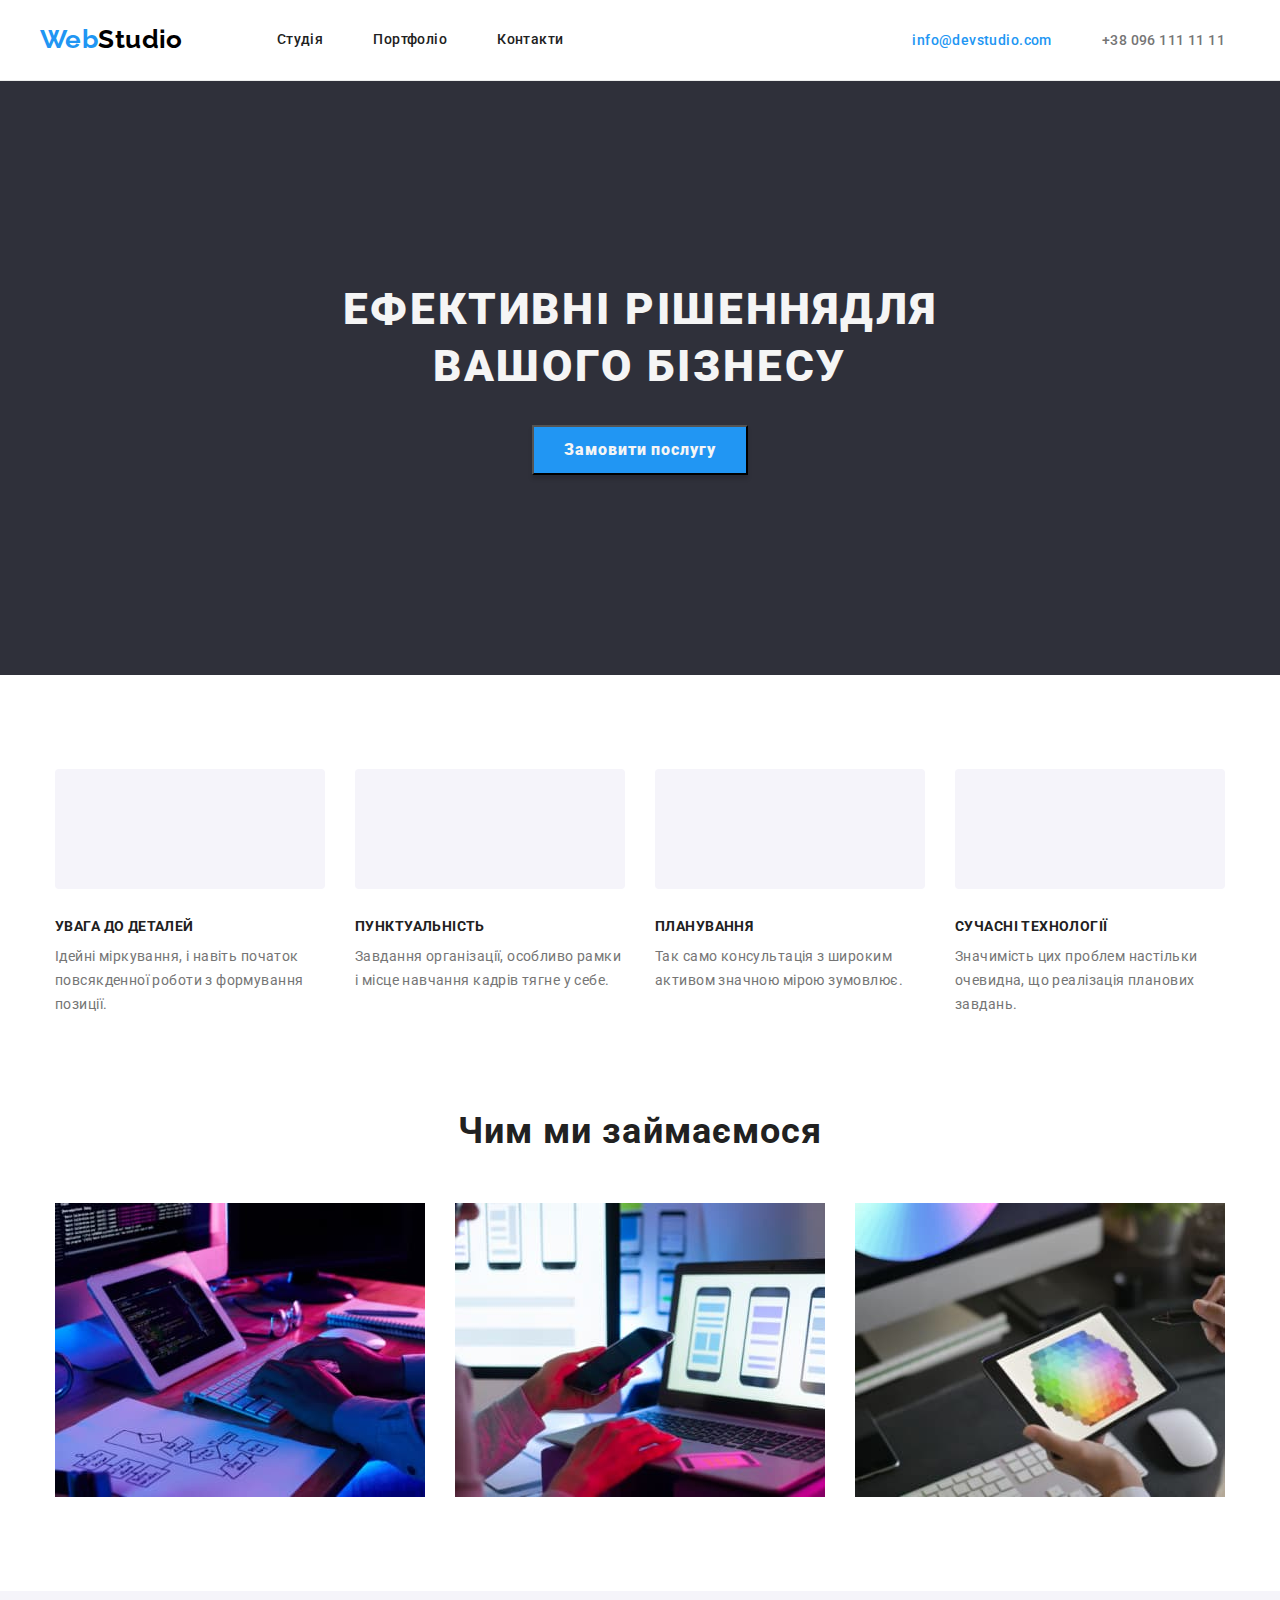
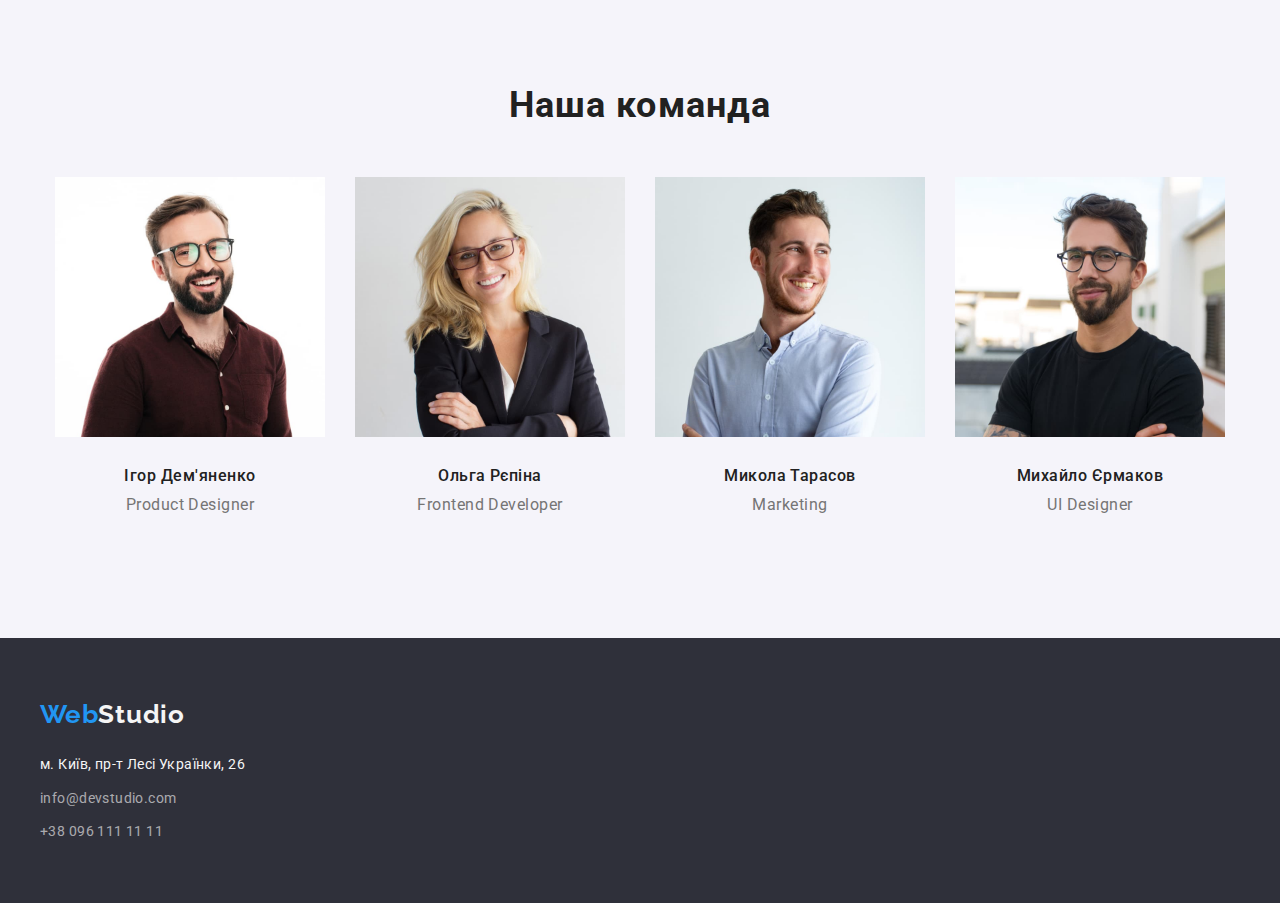
<file: index.html>
<!DOCTYPE html>
<html lang="uk">
  <head>
    <meta charset="UTF-8" />
    <meta http-equiv="X-UA-Compatible" content="IE=edge" />
    <meta name="viewport" content="width=, initial-scale=1.0" />
    <title>Document</title>
    <link
      rel="stylesheet"
      href="https://cdnjs.cloudflare.com/ajax/libs/modern-normalize/1.1.0/modern-normalize.min.css"
    />
    <link rel="stylesheet" href="./css/styles.css" />
    <link rel="preconnect" href="https://fonts.googleapis.com" />
    <link rel="preconnect" href="https://fonts.gstatic.com" crossorigin />
    <link
      href="https://fonts.googleapis.com/css2?family=Raleway:wght@700&family=Roboto:wght@400;500;700;900&display=swap"
      rel="stylesheet"
    />
  </head>
  <body>
    <div class="container">
      <header>
        <div class="container-header">
          <div class="container-nav">
            <a class="logo" href="./index.html"
              ><span class="logo-text">Web</span>Studio</a
            >
            <nav>
              <ul class="site-nav list">
                <li>
                  <a class="nav-link" href="./index.html">Студія</a>
                </li>
                <li>
                  <a class="nav-link" href="./portfolio.html">Портфоліо</a>
                </li>
                <li><a class="nav-link" href="#">Контакти</a></li>
              </ul>
            </nav>
          </div>

          <div class="container-contact">
            <ul class="container-list list">
              <li>
                <a class="address-mail" href="mailto:info@devstudio.com"
                  >info@devstudio.com</a
                >
              </li>
              <li>
                <a class="address-header" href="tel:+380961111111"
                  >+38 096 111 11 11</a
                >
              </li>
            </ul>
          </div>
        </div>
      </header>
    </div>

    <main>
      <section class="hero-section">
        <div class="hero-container">
          <div class="container">
            <h1 class="hero-title">Ефективні рішеннядля вашого бізнесу</h1>
            <button class="button-hero" type="button">Замовити послугу</button>
          </div>
        </div>
      </section>

      <section class="section-text">
        <div class="container-title">
          <ul class="title-list list">
            <li>
              <div class="block">
                <a href="#">
                  <svd width="70" height="70"
                    ><use href="/icon-text.svg#icon-antenna"></use></svd
                ></a>
              </div>
              <h3 class="title">УВАГА ДО ДЕТАЛЕЙ</h3>
              <p class="tagline">
                Ідейні міркування, і навіть початок повсякденної роботи з
                формування позиції.
              </p>
            </li>
            <li>
              <div class="block">
                <a href="#">
                  <svd width="70" height="70"
                    ><use href="/icon-text.svg#icon-antenna"></use></svd
                ></a>
              </div>
              <h3 class="title">ПУНКТУАЛЬНІСТЬ</h3>
              <p class="tagline">
                Завдання організації, особливо рамки і місце навчання кадрів
                тягне у себе.
              </p>
            </li>
            <li>
              <div class="block">
                <a href="#">
                  <svd width="70" height="70"
                    ><use href="/icon-text.svg#icon-Comp"></use></svd
                ></a>
              </div>
              <h3 class="title">ПЛАНУВАННЯ</h3>
              <p class="tagline">
                Так само консультація з широким активом значною мірою зумовлює.
              </p>
            </li>
            <li>
              <div class="block">
                <a href="#">
                  <svd width="70" height="70"
                    ><use href="/icon-text.svg#icon-antenna"></use></svd
                ></a>
              </div>
              <h3 class="title">СУЧАСНІ ТЕХНОЛОГІЇ</h3>
              <p class="tagline">
                Значимість цих проблем настільки очевидна, що реалізація
                планових завдань.
              </p>
            </li>
          </ul>
        </div>
      </section>

      <section class="section-work">
        <div class="section-container">
          <h2 class="section-title">Чим ми займаємося</h2>
          <ul class="imeg-list list">
            <li>
              <img src="./images/img1.jpg" alt="клавіатура" width="370" />
            </li>
            <li><img src="./images/img2.jpg" alt="ноутбук" width="370" /></li>
            <li>
              <img src="./images/img33.jpg" alt="малюнок" width="370" />
            </li>
          </ul>
        </div>
      </section>

      <section class="team">
        <div class="team-container">
          <h2 class="section-title">Наша команда</h2>
          <ul class="team-list list">
            <li>
              <img
                src="./images/img.jpg"
                alt="Хлопець в окулярах"
                width="270"
              />
              <div class="imeg-text">
                <h3 class="team-title">Ігор Дем'яненко</h3>
                <p class="team-text">Product Designer</p>
              </div>
            </li>
            <li>
              <img
                src="./images/img21.jpg"
                alt="Дівчина в окулярах"
                width="270"
              />
              <div class="imeg-text">
                <h3 class="team-title">Ольга Рєпіна</h3>
                <p class="team-text">Frontend Developer</p>
              </div>
            </li>
            <li>
              <img
                src="./images/img3.jpg"
                alt="Хлопець посміхається"
                width="270"
              />
              <div class="imeg-text">
                <h3 class="team-title">Микола Тарасов</h3>
                <p class="team-text">Marketing</p>
              </div>
            </li>
            <li>
              <img
                src="./images/img4.jpg"
                alt="Хлопець з бородою"
                width="270"
              />
              <div class="imeg-text">
                <h3 class="team-title">Михайло Єрмаков</h3>
                <p class="team-text">UI Designer</p>
              </div>
            </li>
          </ul>
        </div>
      </section>
    </main>

    <footer class="page-footer">
      <div class="footer-container">
        <a class="logo" href="/"
          ><span class="logo-text">Web</span
          ><span class="footer-text">Studio</span></a
        >
        <address>
          <p class="text">м. Київ, пр-т Лесі Українки, 26</p>
          <a class="address" href="mailto:info@devstudio.com"
            >info@devstudio.com</a
          >
          <a class="phone" href="tel:+380961111111">+38 096 111 11 11</a>
        </address>
      </div>
    </footer>
  </body>
</html>
</file>
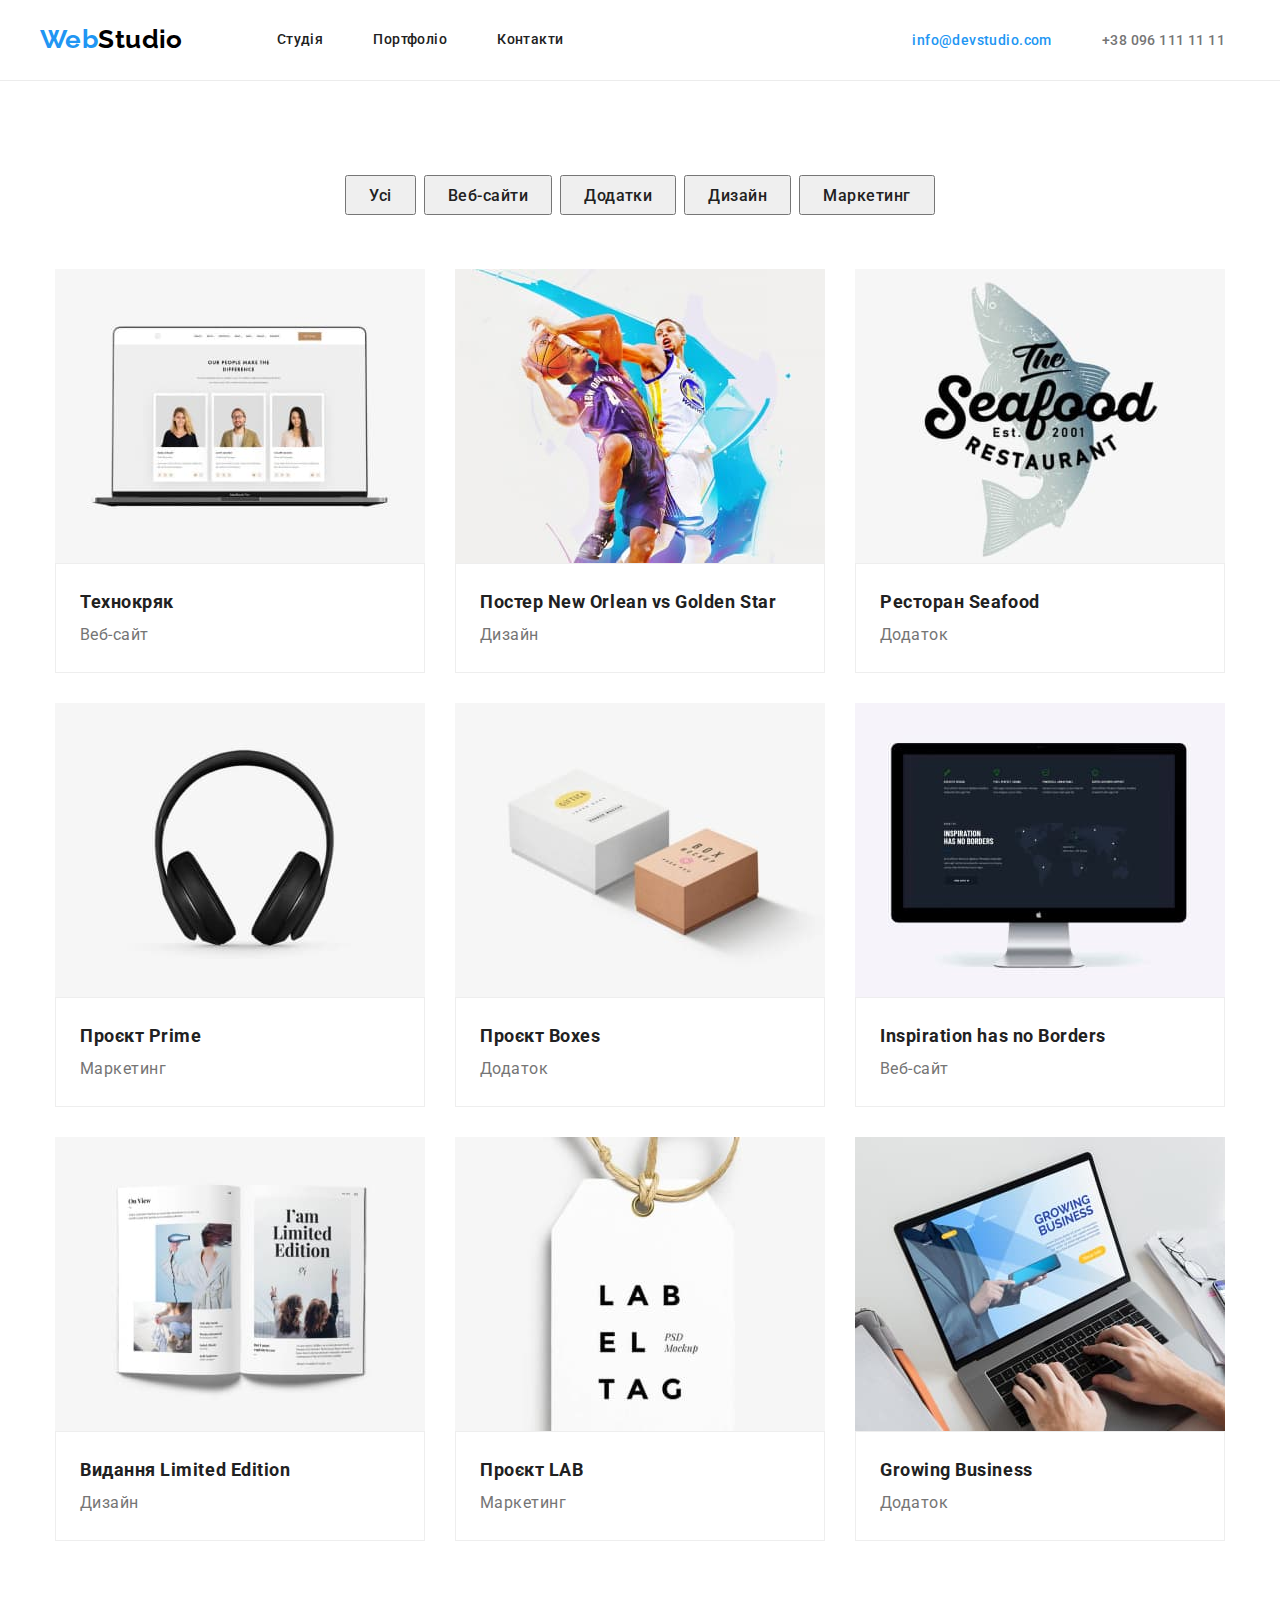
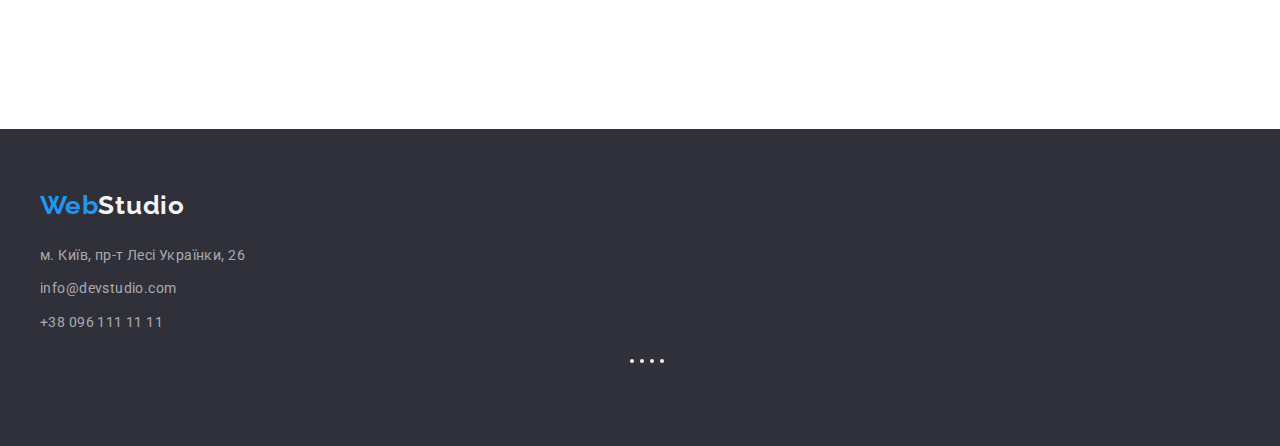
<file: portfolio.html>
<!DOCTYPE html>
<html lang="uk">
  <head>
    <meta charset="UTF-8" />
    <meta http-equiv="X-UA-Compatible" content="IE=edge" />
    <meta name="viewport" content="width=, initial-scale=1.0" />
    <title>Document</title>
    <link
      rel="stylesheet"
      href="https://cdnjs.cloudflare.com/ajax/libs/modern-normalize/1.1.0/modern-normalize.min.css"
    />
    <link rel="stylesheet" href="./css/styles.css" />
    <link rel="preconnect" href="https://fonts.googleapis.com" />
    <link rel="preconnect" href="https://fonts.gstatic.com" crossorigin />
    <link
      href="https://fonts.googleapis.com/css2?family=Raleway:wght@700&family=Roboto:wght@400;500;700;900&display=swap"
      rel="stylesheet"
    />
  </head>
  <body>
    <header>
      <div class="container-header">
        <div class="container-nav">
          <a class="logo" href="./index.html"
            ><span class="logo-text">Web</span>Studio</a
          >
          <nav>
            <ul class="site-nav list">
              <li>
                <a class="nav-link" href="./index.html">Студія</a>
              </li>
              <li>
                <a class="nav-link" href="./portfolio.html">Портфоліо</a>
              </li>
              <li><a class="nav-link" href="#">Контакти</a></li>
            </ul>
          </nav>
        </div>

        <div class="container-contact">
          <ul class="container-list list">
            <li>
              <a class="address-mail" href="mailto:info@devstudio.com"
                >info@devstudio.com</a
              >
            </li>
            <li>
              <a class="address-header" href="tel:+380961111111"
                >+38 096 111 11 11</a
              >
            </li>
          </ul>
        </div>
      </div>
    </header>

    <main>
      <section class="section-portfolio">
        <div class="container-portfolio">
          <ul class="menu list">
            <li>
              <button class="portfolio-button" type="button">Усі</button>
            </li>
            <li>
              <button class="portfolio-button" type="button">Веб-сайти</button>
            </li>
            <li>
              <button class="portfolio-button" type="button">Додатки</button>
            </li>
            <li>
              <button class="portfolio-button" type="button">Дизайн</button>
            </li>
            <li>
              <button class="portfolio-button" type="button">Маркетинг</button>
            </li>
          </ul>

          <ul class="cart list">
            <li class="portfolio-carts">
              <img
                src="./images/portfolio/img1.jpg"
                alt="ноутбук"
                width="370"
              />
              <div class="cart-text">
                <h2 class="portfolio-title">Технокряк</h2>
                <p class="portfolio-text">Веб-сайт</p>
              </div>
            </li>
            <li class="portfolio-carts">
              <img
                src="./images/portfolio/img2.jpg"
                alt="баскетболісти"
                width="370"
              />
              <div class="cart-text">
                <h2 class="portfolio-title">
                  Постер New Orlean vs Golden Star
                </h2>
                <p class="portfolio-text">Дизайн</p>
              </div>
            </li>
            <li class="portfolio-carts">
              <img
                src="./images/portfolio/img3.jpg"
                alt="реклама"
                width="370"
              />
              <div class="cart-text">
                <h2 class="portfolio-title">Ресторан Seafood</h2>
                <p class="portfolio-text">Додаток</p>
              </div>
            </li>
            <li class="portfolio-carts">
              <img
                src="./images/portfolio/img4.jpg"
                alt="навушники"
                width="370"
              />
              <div class="cart-text">
                <h2 class="portfolio-title">Проєкт Prime</h2>
                <p class="portfolio-text">Маркетинг</p>
              </div>
            </li>
            <li class="portfolio-carts">
              <img
                src="./images/portfolio/img5.jpg"
                alt="дві коробки"
                width="370"
              />
              <div class="cart-text">
                <h2 class="portfolio-title">Проєкт Boxes</h2>
                <p class="portfolio-text">Додаток</p>
              </div>
            </li>
            <li class="portfolio-carts">
              <img
                src="./images/portfolio/img6.jpg"
                alt="монітор"
                width="370"
              />
              <div class="cart-text">
                <h2 class="portfolio-title">Inspiration has no Borders</h2>
                <p class="portfolio-text">Веб-сайт</p>
              </div>
            </li>

            <li class="portfolio-carts">
              <img src="./images/portfolio/img7.jpg" alt="книга" width="370" />
              <div class="cart-text">
                <h2 class="portfolio-title">Видання Limited Edition</h2>
                <p class="portfolio-text">Дизайн</p>
              </div>
            </li>

            <li class="portfolio-carts">
              <img src="./images/portfolio/img8.jpg" alt="лейба" width="370" />
              <div class="cart-text">
                <h2 class="portfolio-title">Проєкт LAB</h2>
                <p class="portfolio-text">Маркетинг</p>
              </div>
            </li>

            <li class="portfolio-carts">
              <img
                src="./images/portfolio/img9.jpg"
                alt="додаток"
                width="370"
              />
              <div class="cart-text">
                <h2 class="portfolio-title">Growing Business</h2>
                <p class="portfolio-text">Додаток</p>
              </div>
            </li>
          </ul>
        </div>
      </section>
    </main>

    <footer class="page-footer">
      <div class="footer-container">
        <a class="logo" href="/"
          ><span class="logo-text">Web</span
          ><span class="footer-text">Studio</span></a
        >
        <address class="address">
          <p class="text">м. Київ, пр-т Лесі Українки, 26</p>
          <a class="address" href="mailto:info@devstudio.com"
            >info@devstudio.com</a
          >
          <a class="phone" href="tel:+380961111111">+38 096 111 11 11</a>
        </address>

        <div class="icon-footer">
          <ul class="icon-list">
            <li class="icon-item"><a href="#" class="icon-link"></a></li>
            <li class="icon-item"><a href="#" class="icon-link"></a></li>
            <li class="icon-item"><a href="#" class="icon-link"></a></li>
            <li class="icon-item"><a href="#" class="icon-link"></a></li>
          </ul>
        </div>
      </div>
    </footer>
  </body>
</html>
</file>
<file: css/styles.css>
:root {
--color-prymal: #F5F5F5;
--color-text: #757575;
--color-footer: #2F303A;
--color-black: #212121;
--color-accent: #2196F3;
    }


header {
background-color: #FFFFFF;
font-size: 14px;
font-weight: 500;
line-height: 1.2;
letter-spacing: 0.03em;
border-bottom: 1px solid #ECECEC;
color: var(--color-black)
}

body {
color: var(--color-text);
background-color: white;
font-family: "Roboto", sans-serif;
font-size: 14px;
font-weight: 400;
line-height: 1.5;
letter-spacing: 0.03em}

.list{
list-style: none;
margin: 0;
padding: 0;
}

h1,
h2,
h3,
h4,
h5,
h6,
p {margin: 0;
}

.container {
max-width: 1600px;
margin: 0 auto;
}

.container-contact {
display: flex;
align-items: center;
padding: 0 15px
 }

 .container-header {
width: 1200px;
height: 80px;
margin: 0 auto;
display: flex;
flex-grow: 1;
align-items: center;
justify-content: space-between;
}

 .container-nav {
display: flex;
flex-grow: 1;
align-items: center;
 }


 
.logo {
font-family: "Raleway", sans-serif;
font-size: 26px;
font-weight: 700;
line-height: 1.3;
color: #000000;cursor: default;
text-decoration: none;
margin-right: 94px;
}

.logo-text {
color: var(--color-accent);
}

.container-list {
display: flex;
align-items: center;
gap: 50px;
}

.address-header {
color: var(--color-text);
cursor: default;
text-decoration: none;
letter-spacing: 0.03em;
}

.address-mail {
color: var(--color-accent);
cursor: default;
text-decoration: none;
letter-spacing: 0.03em;
}


/* sait-nav */

.nav-link {
text-decoration: none;
cursor: default;
color: var(--color-black);
}

.site-nav {
display: flex;
color: var(--color-black);
font-weight: 500;
font-size: 14px;
line-height: 1.14;
gap: 50px;
    }



.sait-nav:hover, :focus {
color: var(--color-accent)F3;
}

.button:hover, :focus {
background-color: var(--color-accent);
color: var(--color-prymal)
}

/* Hero */

.hero-section {
background-color: var(--color-footer);
padding: 200px 0;
}

.hero-title {
margin: 0 auto 30px;
width: 700px;
display: flex;
font-size: 44px;
font-weight: 900;
line-height: 1.3;
letter-spacing: 0.06em;
text-align: center;
text-transform: uppercase;
}

.hero-container {
margin: auto;
width: 1200px;
display: flex;
color: var(--color-prymal);
line-height: 1.7;
}

.button-hero {
width: 216px;
height: 50px;
display: block;
margin-left: auto;
margin-right: auto;
background-color: var(--color-accent);
color: var(--color-prymal);
font-family: "Roboto";
font-weight: 900;
font-size: 16px;
line-height: 1.88; 
letter-spacing: 0.06em;
box-shadow: 0px 4px 4px rgba(0, 0, 0, 0.15);

}

.button-hero {
cursor: pointer;
}

.section-text {
padding-top: 94px;
flex-wrap: wrap;
}

.block {
width: 270px;
height: 120px;
margin-bottom: 30px;
background-color: #F5F4FA;
border-radius: 4px;

}

.section-list {
display: flex;
justify-content: center;
gap: 10px;
}

.container-imeg {
width: 1200px;
margin: auto;
margin-bottom: 30px;
}

.section-imeg {}

.section-link {
width: 270px;
height: 120px;
border-radius: 4px;
background-color: red;   
}

.title-list {
display: flex;
justify-content: center;
flex-grow: 1;
gap: 30px;

}

.tagline {
margin-top: 10px;
line-height: 1.71;
}

.container-title {
margin: 0 auto ;
width: 1200px;
display: flex;
padding: 0 15px;
}

.section-container {
max-width: 1200px;
margin: 0 auto; 
padding: 0 15px;
}

.section-title {
margin-bottom: 50px;
text-align: center;
font-size: 36px;
font-weight: 700;
line-height: 1.16;
letter-spacing: 0.03em;
color: var(--color-black);
}

.imeg-list {
padding: 0%;
display: flex;
flex-grow: 1;
gap: 30px;
}

.section-work {
padding: 94px 0;
}

.team-container{
width: 1200px;
background-color: #F5F4FA;;
margin: 0 auto;
padding: 0 15px;
}

.title {
font-size: 14px;
font-weight: 700;
line-height: 1.14;
letter-spacing: 0.03em;
color: var(--color-black)}
   
.team {
background-color: #F5F4FA;
padding: 94px 0;
}

.team-list {
padding: 0%;
display: flex;
gap: 30px;
}

.menu {
display: flex;
justify-content: center;
gap: 8px;
}

.team-title {
font-size: 16px;
font-weight: 500;
line-height: 1.18;
letter-spacing: 0.03em;
color: var(--color-black)
}

.team-text {
margin-top: 10px;
font-size: 16px;
font-weight: 400;
line-height: 1.18;
letter-spacing: 0.03em;
color: var(--color-text)
 }

.portfolio-title {
font-size: 18px;
font-weight: 700;
line-height: 2;
letter-spacing: 0.03em;
color: var(--color-black)
}

.imeg-text {
text-align: center;
padding: 30px 0;
}

.section-portfolio {
padding: 94px 0;
}

.portfolio-title :hover,
:focus {
background-color:var(--color-accent);
color: var(--color-prymal);
}

.portfolio-button {
height: 40px;
padding: 6px 22px;
color: var(--color-black);
font-size: 16px;
font-weight: 500;
font-family: "Roboto";
line-height: 1.62;
letter-spacing: 0.03em;}

.container-portfolio {
width: 1200px;
margin: auto;
padding: 0 15px;
margin-bottom: 94px;
 }

.portfolio-button {
cursor: pointer;
 }

.portfolio-carts :hover {
box-shadow: 0px 1px 1px rgba(0, 0, 0, 0.12), 0px 4px 4px rgba(0, 0, 0, 0.06), 1px 4px 6px rgba(0, 0, 0, 0.16);
 }

img {
display: block;
max-width: 100%;
height: auto;
}

.cart {
display: flex;
flex-wrap: wrap;
margin-top: 54px;
gap: 30px;}

.cart-text {
width: 370px;
height: 110px;
padding: 20px 24px;
background: #FFFFFF;
border: 1px solid #EEEEEE;
}

.portfolio-text {
font-size: 16px;
font-weight: 400;
line-height: 1.87;
letter-spacing: 0.03em;
    }

.footer-container {
width: 1200px;
margin: 0 auto;
}

.address {
display: block;
}

.footer-text {
color: var(--color-prymal);
letter-spacing: 0.03em;
}


.page-footer {
padding: 60px 0;
color: var(--color-prymal);
background-color: #2F303A;
font-size: 14;
font-weight: 400;
line-height: 1.74;
font-family: 'Roboto', sans-serif;
letter-spacing: 0.03em;
}

.text {
font-family: "Roboto",
sans-serif; 
 font-style: normal;
 margin-top: 20px;
}

.address {
margin-top: 9px;
color: rgba(255, 255, 255, 0.6);
text-decoration: none;
cursor: default;
font-style: normal;
letter-spacing: 0.03em;

}

.phone {
display: block;
margin-top: 9px;
color: rgba(255, 255, 255, 0.6);
text-decoration: none;
cursor: default;
font-style: normal;
letter-spacing: 0.03em;
}

.icon-footer {

}

.icon-item {

}

.icon-list {
display: flex;
justify-content: center;
gap: 10px;
}

.icon-link {
width: 44px;
height: 44px;
background-color: red;
border-radius: 50%;
}
</file>
